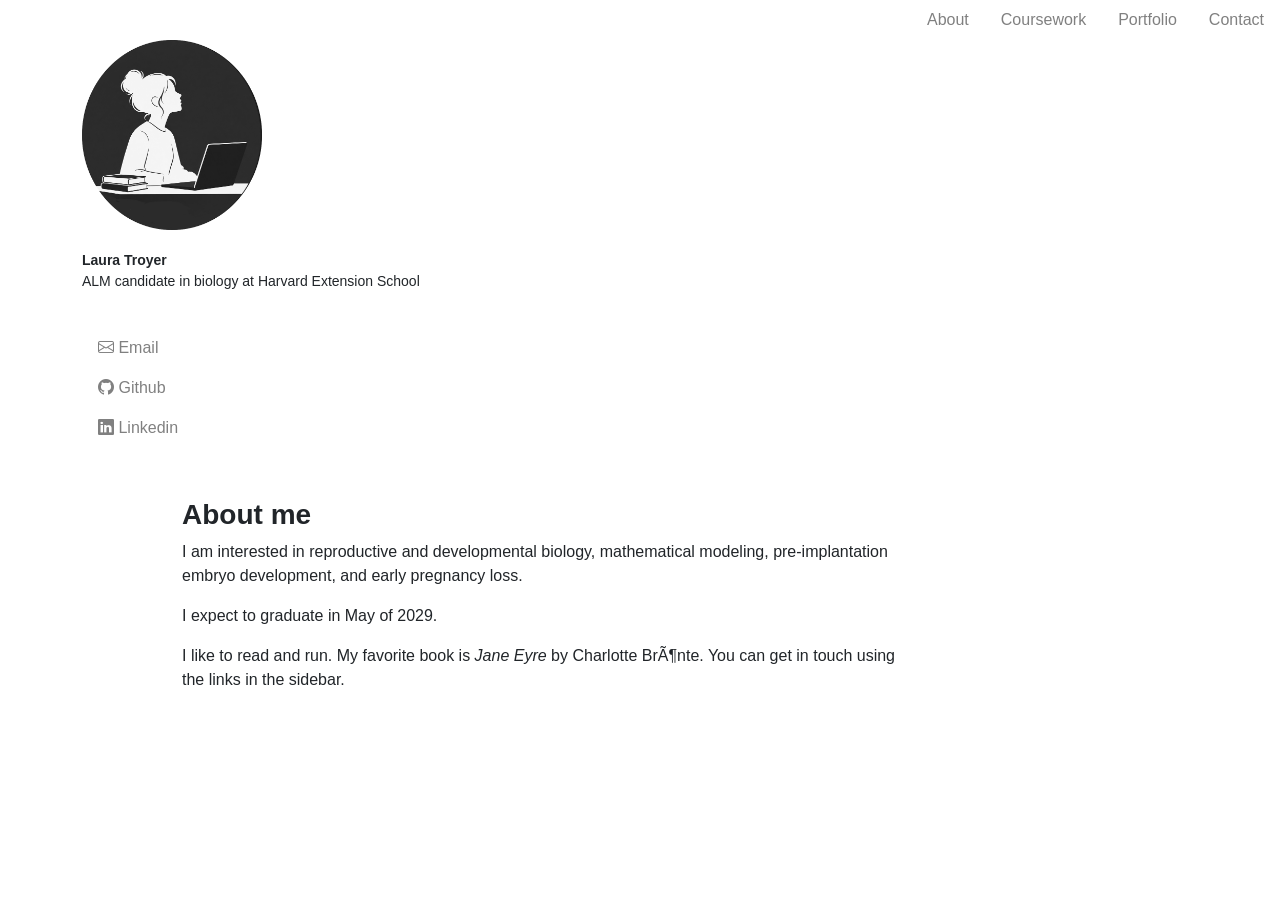
<file: index.html>
<!DOCTYPE html>

<html lang="en">
    <head>
      <!-- Bootstrap -->
        <meta name="viewport" content="width=device-width, initial-scale=1"> <!-- for proper responsive behavior in mobile devices -->
        <link href="https://cdn.jsdelivr.net/npm/bootstrap@5.3.8/dist/css/bootstrap.min.css" rel="stylesheet" integrity="sha384-sRIl4kxILFvY47J16cr9ZwB07vP4J8+LH7qKQnuqkuIAvNWLzeN8tE5YBujZqJLB" crossorigin="anonymous">

      <!-- Bootstraps icons -->
        <link rel="stylesheet" href="https://cdn.jsdelivr.net/npm/bootstrap-icons@1.11.3/font/bootstrap-icons.min.css">

      <!-- font M PLUS 1p from Google fonts -->
        <link rel="preconnect" href="https://fonts.googleapis.com">
        <link rel="preconnect" href="https://fonts.gstatic.com" crossorigin>
        <link href="https://fonts.googleapis.com/css2?family=M+PLUS+1p&display=swap" rel="stylesheet">

      <!-- my style sheet -->
        <link href="styles.css" rel="stylesheet">

        <title>Laura Troyer's webpage</title>
    </head>

    <body>
      <!-- Bootstrap Nav element -->
        <ul class="nav justify-content-end">
          <li class="nav-item">
            <a class="nav-link" href="index.html">About</a>
          </li>
          <li class="nav-item">
            <a class="nav-link" href="coursework.html">Coursework</a>
          </li>
          <li class="nav-item">
            <a class="nav-link" href="portfolio.html">Portfolio</a>
          </li>
          <li class="nav-item">
            <a class="nav-link" href="contact.html">Contact</a>
          </li>
        </ul>

      <!-- Boostrap container -->
        <div class="container text-left">
          <div class="row">

          <!-- Sidebar content -->
            <div class="col">
              <ul class="nav flex-column">
                <li class="img-fluid">
                    <img src="images/headshot.png" alt="woman at a computer, looking away" style="max-width: 180px;">
                </li>
                <li class="nav-item">
                  <p class="sidebar-text">
                    <b>Laura Troyer</b><br>
                      ALM candidate in biology at Harvard Extension School
                  </p>
                </li>
                <li class="nav-item">
                  <a class="nav-link" href="mailto:lat890@g.harvard.edu?subject=Website%20contact"><i class="bi bi-envelope"></i> Email</a>
                </li>
                <li class="nav-item">
                  <a class="nav-link" href="https://github.com/lmst38"><i class="bi bi-github"></i> Github</a>
                </li>
                <li class="nav-item">
                  <a class="nav-link" href="https://www.linkedin.com/in/laura-troyer-5a9739408/"><i class="bi bi-linkedin"></i> Linkedin</a>
                </li>
              </ul>
            </div>

            <!-- Main content -->
              <div class="col-10">
                <div class="body-text">
                  <h3>About me</h3>
                  <p>I am interested in reproductive and developmental biology, mathematical modeling, pre-implantation embryo development, and early pregnancy loss.</p>
                  <p>I expect to graduate in May of 2029.</p>
                  <p>I like to read and run. My favorite book is <i>Jane Eyre</i> by Charlotte Brönte. You can get in touch using the links in the sidebar.</p>
                </div>
              </div>
          </div>
        </div>

        <!-- Bootstrap -->
        <script src="https://cdn.jsdelivr.net/npm/bootstrap@5.3.8/dist/js/bootstrap.bundle.min.js" integrity="sha384-FKyoEForCGlyvwx9Hj09JcYn3nv7wiPVlz7YYwJrWVcXK/BmnVDxM+D2scQbITxI" crossorigin="anonymous"></script>

    </body>
</html>
</file>
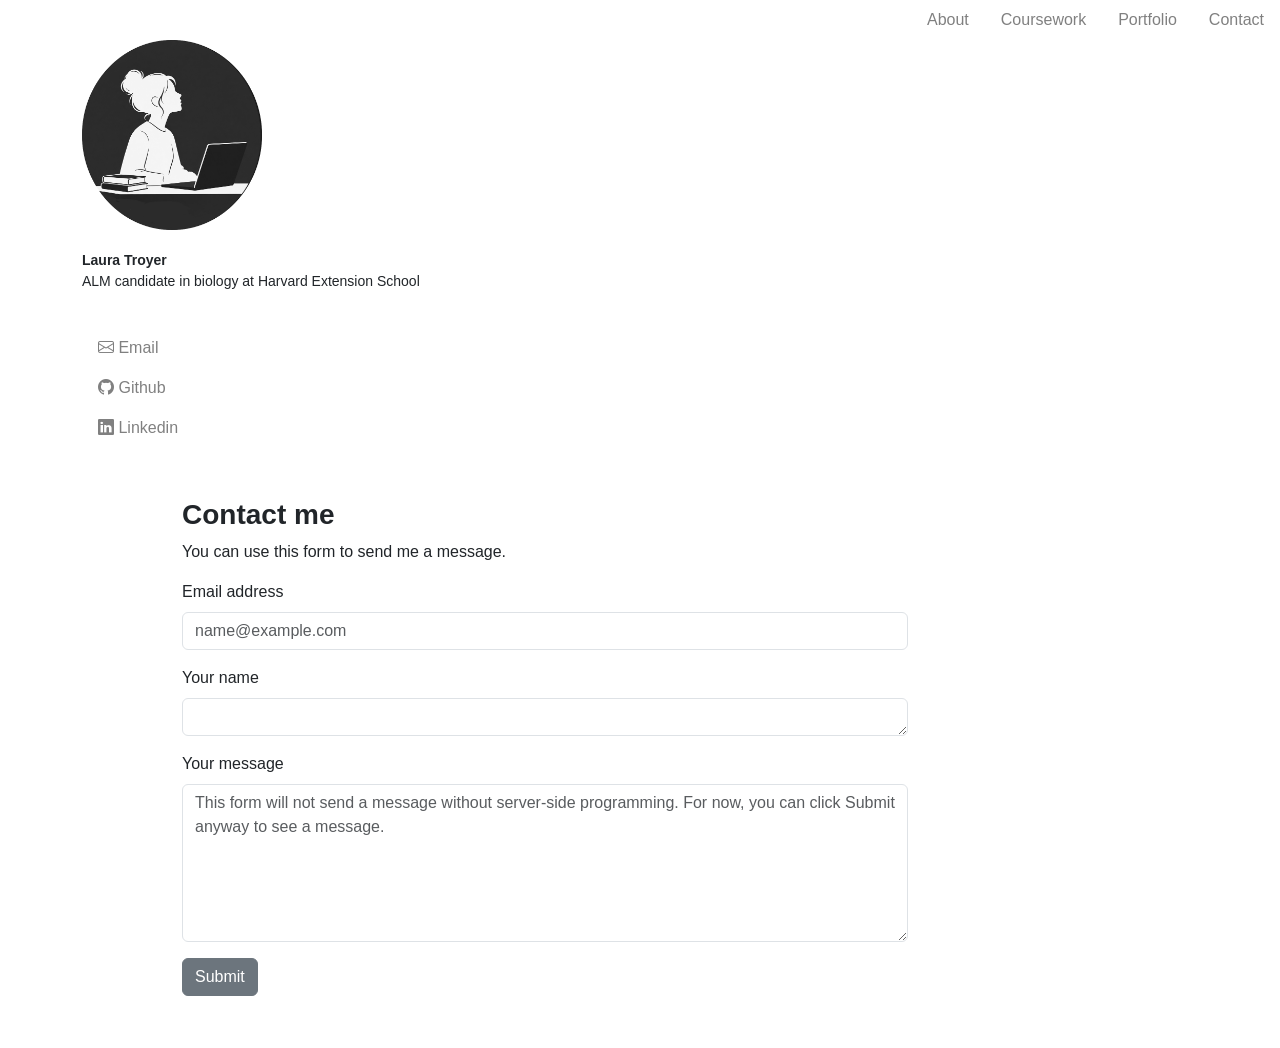
<file: contact.html>
<!DOCTYPE html>

<html lang="en">
    <head>
      <!-- Bootstrap -->
        <meta name="viewport" content="width=device-width, initial-scale=1"> <!-- for proper responsive behavior in mobile devices -->
        <link href="https://cdn.jsdelivr.net/npm/bootstrap@5.3.8/dist/css/bootstrap.min.css" rel="stylesheet" integrity="sha384-sRIl4kxILFvY47J16cr9ZwB07vP4J8+LH7qKQnuqkuIAvNWLzeN8tE5YBujZqJLB" crossorigin="anonymous">

      <!-- Bootstraps icons -->
        <link rel="stylesheet" href="https://cdn.jsdelivr.net/npm/bootstrap-icons@1.11.3/font/bootstrap-icons.min.css">

      <!-- font M PLUS 1p from Google fonts -->
        <link rel="preconnect" href="https://fonts.googleapis.com">
        <link rel="preconnect" href="https://fonts.gstatic.com" crossorigin>
        <link href="https://fonts.googleapis.com/css2?family=M+PLUS+1p&display=swap" rel="stylesheet">

      <!-- my style sheet -->
        <link href="styles.css" rel="stylesheet">

        <title>Laura Troyer's webpage</title>
    </head>

    <body>
      <!-- Bootstrap Nav element -->
        <ul class="nav justify-content-end">
          <li class="nav-item">
            <a class="nav-link" href="index.html">About</a>
          </li>
          <li class="nav-item">
            <a class="nav-link" href="coursework.html">Coursework</a>
          </li>
          <li class="nav-item">
            <a class="nav-link" href="portfolio.html">Portfolio</a>
          </li>
          <li class="nav-item">
            <a class="nav-link" href="contact.html">Contact</a>
          </li>
        </ul>

      <!-- Boostrap container -->
        <div class="container text-left">
          <div class="row">

          <!-- Sidebar content -->
            <div class="col">
              <ul class="nav flex-column">
                <li class="img-fluid">
                    <img src="images/headshot.png" alt="woman at a computer, looking away" style="max-width: 180px;">
                </li>
                <li class="nav-item">
                  <p class="sidebar-text">
                    <b>Laura Troyer</b><br>
                      ALM candidate in biology at Harvard Extension School
                  </p>
                </li>
                <li class="nav-item">
                  <a class="nav-link" href="mailto:lat890@g.harvard.edu?subject=Website%20contact"><i class="bi bi-envelope"></i> Email</a>
                </li>
                <li class="nav-item">
                  <a class="nav-link" href="https://github.com/lmst38"><i class="bi bi-github"></i> Github</a>
                </li>
                <li class="nav-item">
                  <a class="nav-link" href="https://www.linkedin.com/in/laura-troyer-5a9739408/"><i class="bi bi-linkedin"></i> Linkedin</a>
                </li>
              </ul>
            </div>

          <!-- Main content -->
            <div class="col-10">
              <div class="body-text">
                <h3>Contact me</h3>
                <p>You can use this form to send me a message.</p>
                  <form id="contact-form">
                  <div class="mb-3">
                      <label for="input_email" class="form-label">Email address</label>
                      <input type="email" class="form-control" id="input_email" placeholder="name@example.com" required>
                  </div>
                  <div class="mb-3">
                      <label for="input_name" class="form-label">Your name</label>
                      <textarea class="form-control" id="input_name" rows="1"></textarea>
                  </div>
                  <div class="mb-3">
                      <label for="input_message" class="form-label">Your message</label>
                      <textarea class="form-control" id="input_message" rows="6"
                        placeholder="This form will not send a message without server-side programming. For now, you can click Submit anyway to see a message."></textarea>
                  </div>
                  <button type="submit" class="btn btn-secondary mb-3" id="input_submit">Submit</button>
                  </form>
                  <p id="thanks_message"></p>
              </div>
    </div>
  </div>
</div>

        <!-- Bootstrap -->
        <script src="https://cdn.jsdelivr.net/npm/bootstrap@5.3.8/dist/js/bootstrap.bundle.min.js" integrity="sha384-FKyoEForCGlyvwx9Hj09JcYn3nv7wiPVlz7YYwJrWVcXK/BmnVDxM+D2scQbITxI" crossorigin="anonymous"></script>
        <!-- my JavaScript -->
        <script src="javascript.js"></script>

    </body>
</html>
</file>
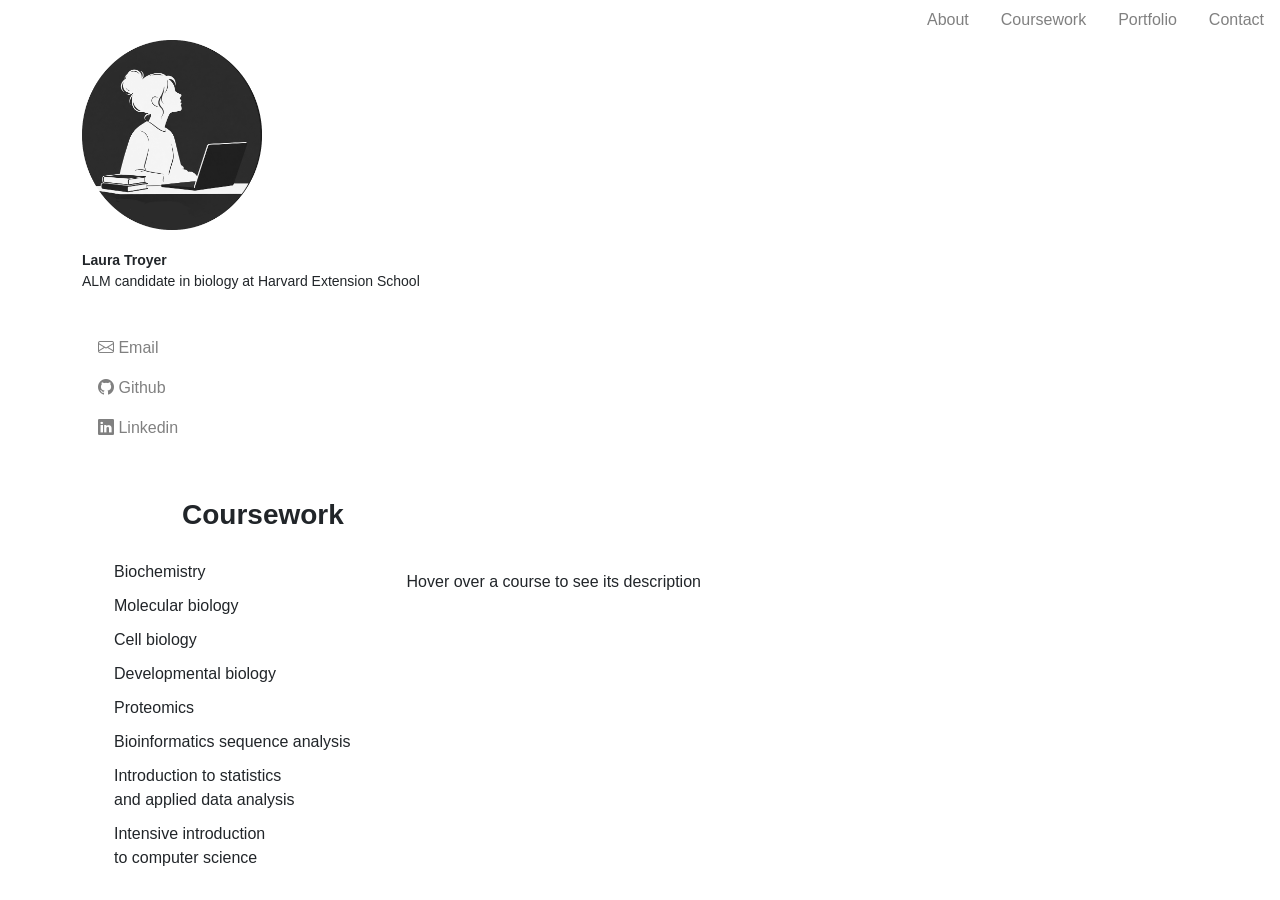
<file: coursework.html>
<!DOCTYPE html>

<html lang="en">
    <head>
      <!-- Bootstrap -->
        <meta name="viewport" content="width=device-width, initial-scale=1"> <!-- for proper responsive behavior in mobile devices -->
        <link href="https://cdn.jsdelivr.net/npm/bootstrap@5.3.8/dist/css/bootstrap.min.css" rel="stylesheet" integrity="sha384-sRIl4kxILFvY47J16cr9ZwB07vP4J8+LH7qKQnuqkuIAvNWLzeN8tE5YBujZqJLB" crossorigin="anonymous">

      <!-- Bootstraps icons -->
        <link rel="stylesheet" href="https://cdn.jsdelivr.net/npm/bootstrap-icons@1.11.3/font/bootstrap-icons.min.css">

      <!-- font M PLUS 1p from Google fonts -->
        <link rel="preconnect" href="https://fonts.googleapis.com">
        <link rel="preconnect" href="https://fonts.gstatic.com" crossorigin>
        <link href="https://fonts.googleapis.com/css2?family=M+PLUS+1p&display=swap" rel="stylesheet">

      <!-- my style sheet -->
        <link href="styles.css" rel="stylesheet">

        <title>Laura Troyer's webpage</title>
    </head>

    <body>
      <!-- Bootstrap Nav element -->
        <ul class="nav justify-content-end">
          <li class="nav-item">
            <a class="nav-link" href="index.html">About</a>
          </li>
          <li class="nav-item">
            <a class="nav-link" href="coursework.html">Coursework</a>
          </li>
          <li class="nav-item">
            <a class="nav-link" href="portfolio.html">Portfolio</a>
          </li>
          <li class="nav-item">
            <a class="nav-link" href="contact.html">Contact</a>
          </li>
        </ul>

      <!-- Boostrap container -->
        <div class="container text-left">
          <div class="row">

          <!-- Sidebar content -->
            <div class="col">
              <ul class="nav flex-column">
                <li class="img-fluid">
                    <img src="images/headshot.png" alt="woman at a computer, looking away" style="max-width: 180px;">
                </li>
                <li class="nav-item">
                  <p class="sidebar-text">
                    <b>Laura Troyer</b><br>
                      ALM candidate in biology at Harvard Extension School
                  </p>
                </li>
                <li class="nav-item">
                  <a class="nav-link" href="mailto:lat890@g.harvard.edu?subject=Website%20contact"><i class="bi bi-envelope"></i> Email</a>
                </li>
                <li class="nav-item">
                  <a class="nav-link" href="https://github.com/lmst38"><i class="bi bi-github"></i> Github</a>
                </li>
                <li class="nav-item">
                  <a class="nav-link" href="https://www.linkedin.com/in/laura-troyer-5a9739408/"><i class="bi bi-linkedin"></i> Linkedin</a>
                </li>
              </ul>
            </div>


          <!-- Main content -->
          <div class="col-10">
            <div class="body-text">
              <h3>Coursework</h3>
            </div>

            <div class="row row-cols-2">
              <div class="col-md-auto">

                <ul>
                  <li class="course"
                    data-description="An overview of the main aspects of biochemistry by relating molecular interactions to their effects on the organism as a whole,
                    especially as related to human biology. The organization of macromolecules is addressed through a discussion of their hierarchical structure
                    and a study of their assembly into complexes responsible for specific biological processes.
                    Topics addressing protein function include enzyme kinetics, the characterization of major metabolic pathways, and their interconnection
                    into tightly regulated networks. (Robin Haynes and Roopali Roy)">
                    Biochemistry
                  </li>
                  <li class="course"
                    data-description="Students gain an in-depth knowledge of nucleic acid structure, molecular genetics, and the biochemistry of transcription and protein synthesis.
                      Other topics include how mechanisms of gene regulation play a role in retroviral pathogenesis and embryonic development. Each lecture directly relates molecular biology to current laboratory techniques.
                      Virtual laboratory sessions provide students with a broad exposure to several important techniques in molecular biology.
                      Virtual experiments include current approaches to mutation analysis, protein interaction assays, and recombinant cDNA cloning by PCR. (Alain Viel)">
                    Molecular biology
                  </li>
                  <li class="course"
                    data-description="An overview of cell biology, focusing on the fundamental structures and functions of cells, the basic unit of life.
                    Students learn about the various components of cells, how cells are organized within multicellular organisms, and how they interact with their environment.
                    The course also explores cutting-edge technologies that have enhanced our understanding of cell biology and their applications in medicine, health, and disease treatment.">
                    Cell biology
                  </li>
                  <li class="course"
                    data-description="This graduate seminar probes this question through critical analysis of the primary literature.
                    Both classical as well as contemporary papers are scrutinized. We cover topics ranging from fertilization, organogenesis,
                    patterning, regeneration, and aging, with a focus on humans whenever possible. (William J. Anderson)">
                    Developmental biology
                  </li>
                  <li class="course"
                    data-description="Proteomics seeks to identify and to characterize all the proteins synthesized in a cell or a tissue.
                    Based on this information, one can then try to understand how individual proteins or protein collectives function within an organism.
                    The first half of the course focuses on current methodology used to analyze and identify proteins.
                    This includes protein electrophoresis, chromatography, mass spectrometry, and protein database analysis.
                    The second half of the course focuses on case studies derived from the current scientific literature.
                    This includes comparisons between healthy and diseased tissues, new approaches to analyze metabolic pathways,
                    and the comprehensive analysis of protein-protein interactions in different cell types. (Alain Viel)">
                    Proteomics
                  </li>
                  <li class="course"
                    data-description="This course teaches the bioinformatics skills used in academic, biotech, and pharmaceutical laboratories for analyzing individual DNA and protein sequences.
                    Classes consist of lecture and extensive hands-on work using mainstream web-based bioinformatics tools.
                    Students learn how to evaluate data sources and choose the correct paths to solutions.
                    Throughout the semester, interesting biological questions are addressed by analyzing sequences, searching databases,
                    using sophisticated software, and interpreting results. (Michael Agostino)">
                    Bioinformatics sequence analysis
                  </li>
                  <li class="course"
                    data-description="An intensive introduction to the fundamental concepts of probability, statistical inference, and statistical computing necessary for a working knowledge of applied statistics.
                    The course moves at an accelerated pace and requires a substantial commitment in time and effort. The primary goal of this course is to prepare students for conducting research in an applied field,
                    which requires being comfortable with the technical details of analysis, statistical computing, and the scientific process as a whole,
                    from determining appropriate methods for addressing a research question to clearly communicating findings in the context of the question.
                    The course explores applications within biostatistics, among other fields. (Julie Vu and Kevin Rader)">
                    Introduction to statistics<br>and applied data analysis
                  </li>
                  <li class="course"
                    data-description="This course teaches students how to solve problems, both with and without code, with an emphasis on correctness, design, and style.
                    Topics include computational thinking, abstraction, algorithms, data structures, and computer science more generally.
                    Problem sets are inspired by the arts, humanities, social sciences, and sciences. More than teach students how to program in one language,
                    this course teaches how to program fundamentally and ultimately how to teach oneself new programming languages.
                    The course starts with a traditional but omnipresent language called C that underlies today's newer languages, through which students learn not only
                    about functions, variables, conditionals, and loops, but also how computers themselves work underneath the hood, memory and all.
                    The course then transitions to Python, a higher-level language that students understand all the more because of C.
                    Toward term's end, the course introduces SQL, via which students can store data in databases, along with HTML, CSS, and JavaScript, via which students can create web and mobile applications.
                    The course culminates in a final project. (Henry Leitner)">
                    Intensive introduction<br>to computer science
                  </li>
                </ul>
              </div>

              <div class="col-md-8">
                <ul>
                  <li class="description">Hover over a course to see its description</li>
                </ul>
              </div>

            </div>
          </div>
        </div>
  </div>


        <!-- Bootstrap -->
        <script src="https://cdn.jsdelivr.net/npm/bootstrap@5.3.8/dist/js/bootstrap.bundle.min.js" integrity="sha384-FKyoEForCGlyvwx9Hj09JcYn3nv7wiPVlz7YYwJrWVcXK/BmnVDxM+D2scQbITxI" crossorigin="anonymous"></script>

        <!-- my JavaScript -->
        <script src="javascript.js"></script>

    </body>
</html>
</file>
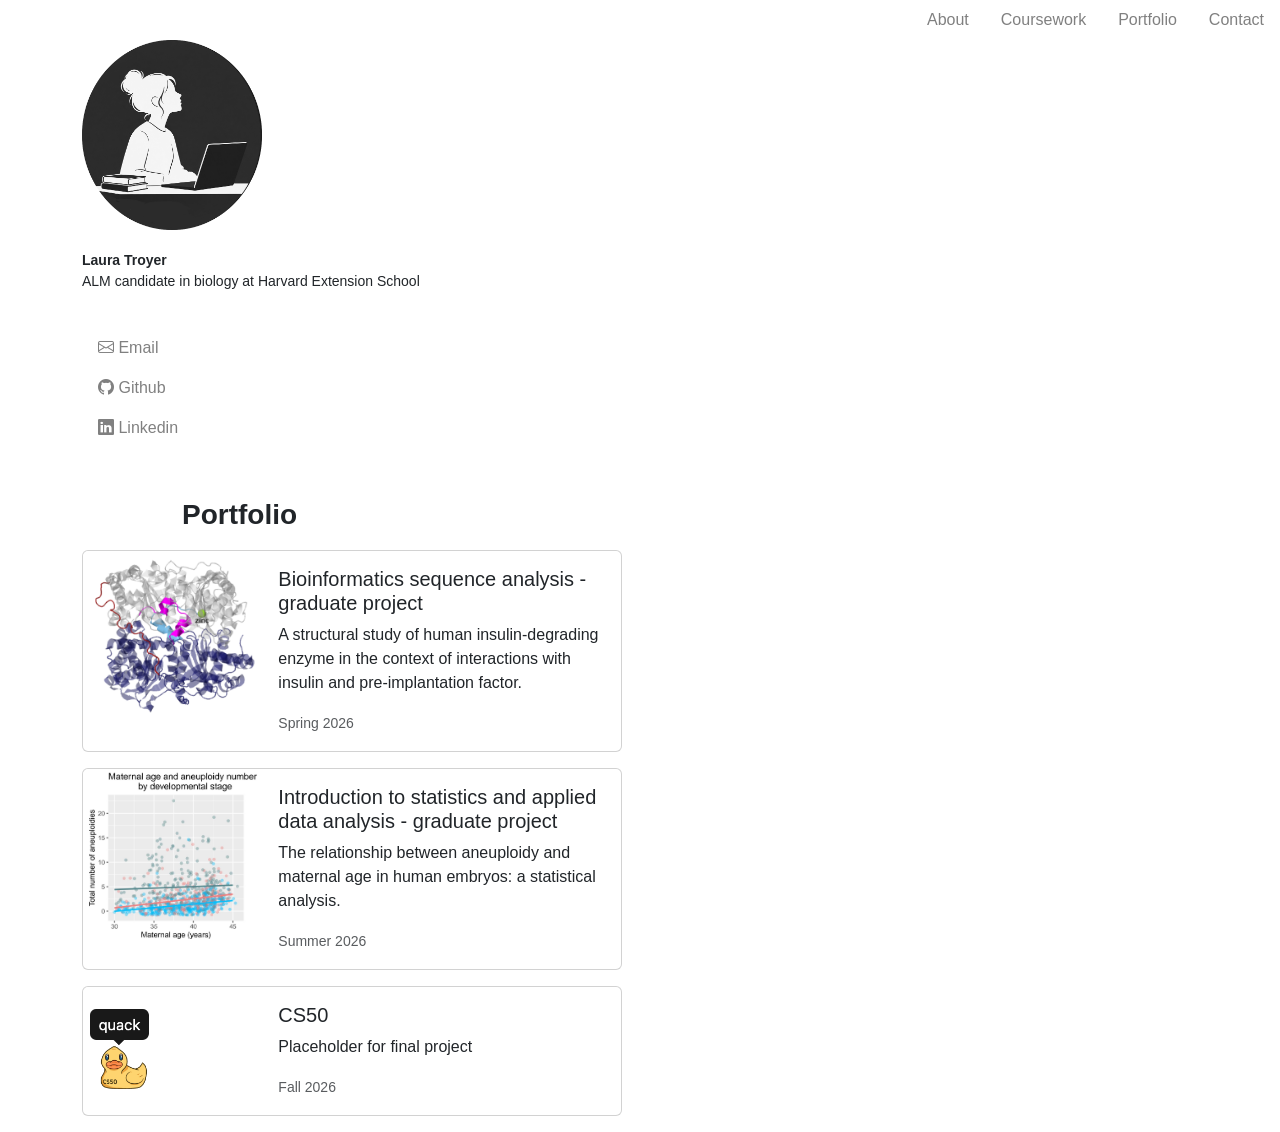
<file: portfolio.html>
<!DOCTYPE html>

<html lang="en">
    <head>
      <!-- Bootstrap -->
        <meta name="viewport" content="width=device-width, initial-scale=1"> <!-- for proper responsive behavior in mobile devices -->
        <link href="https://cdn.jsdelivr.net/npm/bootstrap@5.3.8/dist/css/bootstrap.min.css" rel="stylesheet" integrity="sha384-sRIl4kxILFvY47J16cr9ZwB07vP4J8+LH7qKQnuqkuIAvNWLzeN8tE5YBujZqJLB" crossorigin="anonymous">

      <!-- Bootstraps icons -->
        <link rel="stylesheet" href="https://cdn.jsdelivr.net/npm/bootstrap-icons@1.11.3/font/bootstrap-icons.min.css">

      <!-- font M PLUS 1p from Google fonts -->
        <link rel="preconnect" href="https://fonts.googleapis.com">
        <link rel="preconnect" href="https://fonts.gstatic.com" crossorigin>
        <link href="https://fonts.googleapis.com/css2?family=M+PLUS+1p&display=swap" rel="stylesheet">

      <!-- my style sheet -->
        <link href="styles.css" rel="stylesheet">

        <title>Laura Troyer's webpage</title>
    </head>

    <body>
      <!-- Bootstrap Nav element -->
        <ul class="nav justify-content-end">
          <li class="nav-item">
            <a class="nav-link" href="index.html">About</a>
          </li>
          <li class="nav-item">
            <a class="nav-link" href="coursework.html">Coursework</a>
          </li>
          <li class="nav-item">
            <a class="nav-link" href="portfolio.html">Portfolio</a>
          </li>
          <li class="nav-item">
            <a class="nav-link" href="contact.html">Contact</a>
          </li>
        </ul>

      <!-- Boostrap container -->
        <div class="container text-left">
          <div class="row">

          <!-- Sidebar content -->
            <div class="col">
              <ul class="nav flex-column">
                <li class="img-fluid">
                    <img src="images/headshot.png" alt="woman at a computer, looking away" style="max-width: 180px;">
                </li>
                <li class="nav-item">
                  <p class="sidebar-text">
                    <b>Laura Troyer</b><br>
                      ALM candidate in biology at Harvard Extension School
                  </p>
                </li>
                <li class="nav-item">
                  <a class="nav-link" href="mailto:lat890@g.harvard.edu?subject=Website%20contact"><i class="bi bi-envelope"></i> Email</a>
                </li>
                <li class="nav-item">
                  <a class="nav-link" href="https://github.com/lmst38"><i class="bi bi-github"></i> Github</a>
                </li>
                <li class="nav-item">
                  <a class="nav-link" href="https://www.linkedin.com/in/laura-troyer-5a9739408/"><i class="bi bi-linkedin"></i> Linkedin</a>
                </li>
              </ul>
            </div>

          <!-- Main content -->
            <div class="col-10">
              <div class="body-text">
                <h3>Portfolio</h3>
              </div>

          <!-- Open each image full-size in a new window -->
            <div class="card mb-3" style="max-width: 540px;">
              <div class="row g-0">
                <div class="col-md-4">
                  <a href="images/ide-screenshot.png" target="blank"><img src="images/ide-screenshot.png" class="img-fluid rounded-start" alt="insulin-degrading enzyme"></a>
                </div>
                <div class="col-md-8">
                  <div class="card-body">
                    <h5 class="card-title">Bioinformatics sequence analysis - graduate project</h5>
                    <p class="card-text">A structural study of human insulin-degrading enzyme in the context of interactions with insulin and pre-implantation factor.</p>
                    <p class="card-text"><small class="text-muted">Spring 2026</small></p>
                  </div>
                </div>
              </div>
            </div>

            <div class="card mb-3" style="max-width: 540px;">
              <div class="row g-0">
                <div class="col-md-4">
                  <a href="images/stat100-screenshot.png" target="blank"><img src="images/stat100-screenshot.png" class="img-fluid rounded-start" alt="maternal age vs aneuploidy"></a>
                </div>
                <div class="col-md-8">
                  <div class="card-body">
                    <h5 class="card-title">Introduction to statistics and applied data analysis - graduate project</h5>
                    <p class="card-text">The relationship between aneuploidy and maternal age in human embryos: a statistical analysis.</p>
                    <p class="card-text"><small class="text-muted">Summer 2026</small></p>
                  </div>
                </div>
              </div>
            </div>

            <div class="card mb-3" style="max-width: 540px;">
              <div class="row g-0">
                <div class="col-md-4">
                  <img src="images/cs50duck.png" class="img-fluid rounded-start" width="75" alt="CS50 duck">
                </div>
                <div class="col-md-8">
                  <div class="card-body">
                    <h5 class="card-title">CS50</h5>
                    <p class="card-text">Placeholder for final project</p>
                    <p class="card-text"><small class="text-muted">Fall 2026</small></p>
                  </div>
                </div>
              </div>
            </div>

    </div>
  </div>
</div>

        <!-- Bootstrap -->
        <script src="https://cdn.jsdelivr.net/npm/bootstrap@5.3.8/dist/js/bootstrap.bundle.min.js" integrity="sha384-FKyoEForCGlyvwx9Hj09JcYn3nv7wiPVlz7YYwJrWVcXK/BmnVDxM+D2scQbITxI" crossorigin="anonymous"></script>

    </body>
</html>
</file>
<file: styles.css>
/* Font */

<!-- front M PLUS 1p from Google fonts -->
.m-plus-1p-regular {
  font-family: "M PLUS 1p", sans-serif;
  font-weight: 400;
  font-style: normal;
}

/* Body */

body {
  font-family: 'DM Sans', sans-serif;

}

.body-text {
  padding-top: 50px;
  padding-right: 100px;
  padding-bottom: 10px;
  padding-left: 100px;
}

h3 {
  font-weight: 600;
}

.sidebar-text {
  padding-top: 20px;
  padding-bottom: 20px;
  font-size: 14px;
}

/* Links */

a:link {
  color: gray;
}

a:visited {
  color: gray;
}

a:hover {
  text-decoration: underline;
  color: midnightblue;
}

/* Lists */

ul {
  list-style-type: none;
}

/* coursework.html */

.course {
  font-family: 'DM Sans', sans-serif;
  padding-top: 10px;
}

.description {
  font-family: 'DM Sans', sans-serif;
  padding-top: 20px;
}

/* contact.html */

#thanks_message {
  padding-top: 10px;
}
</file>
